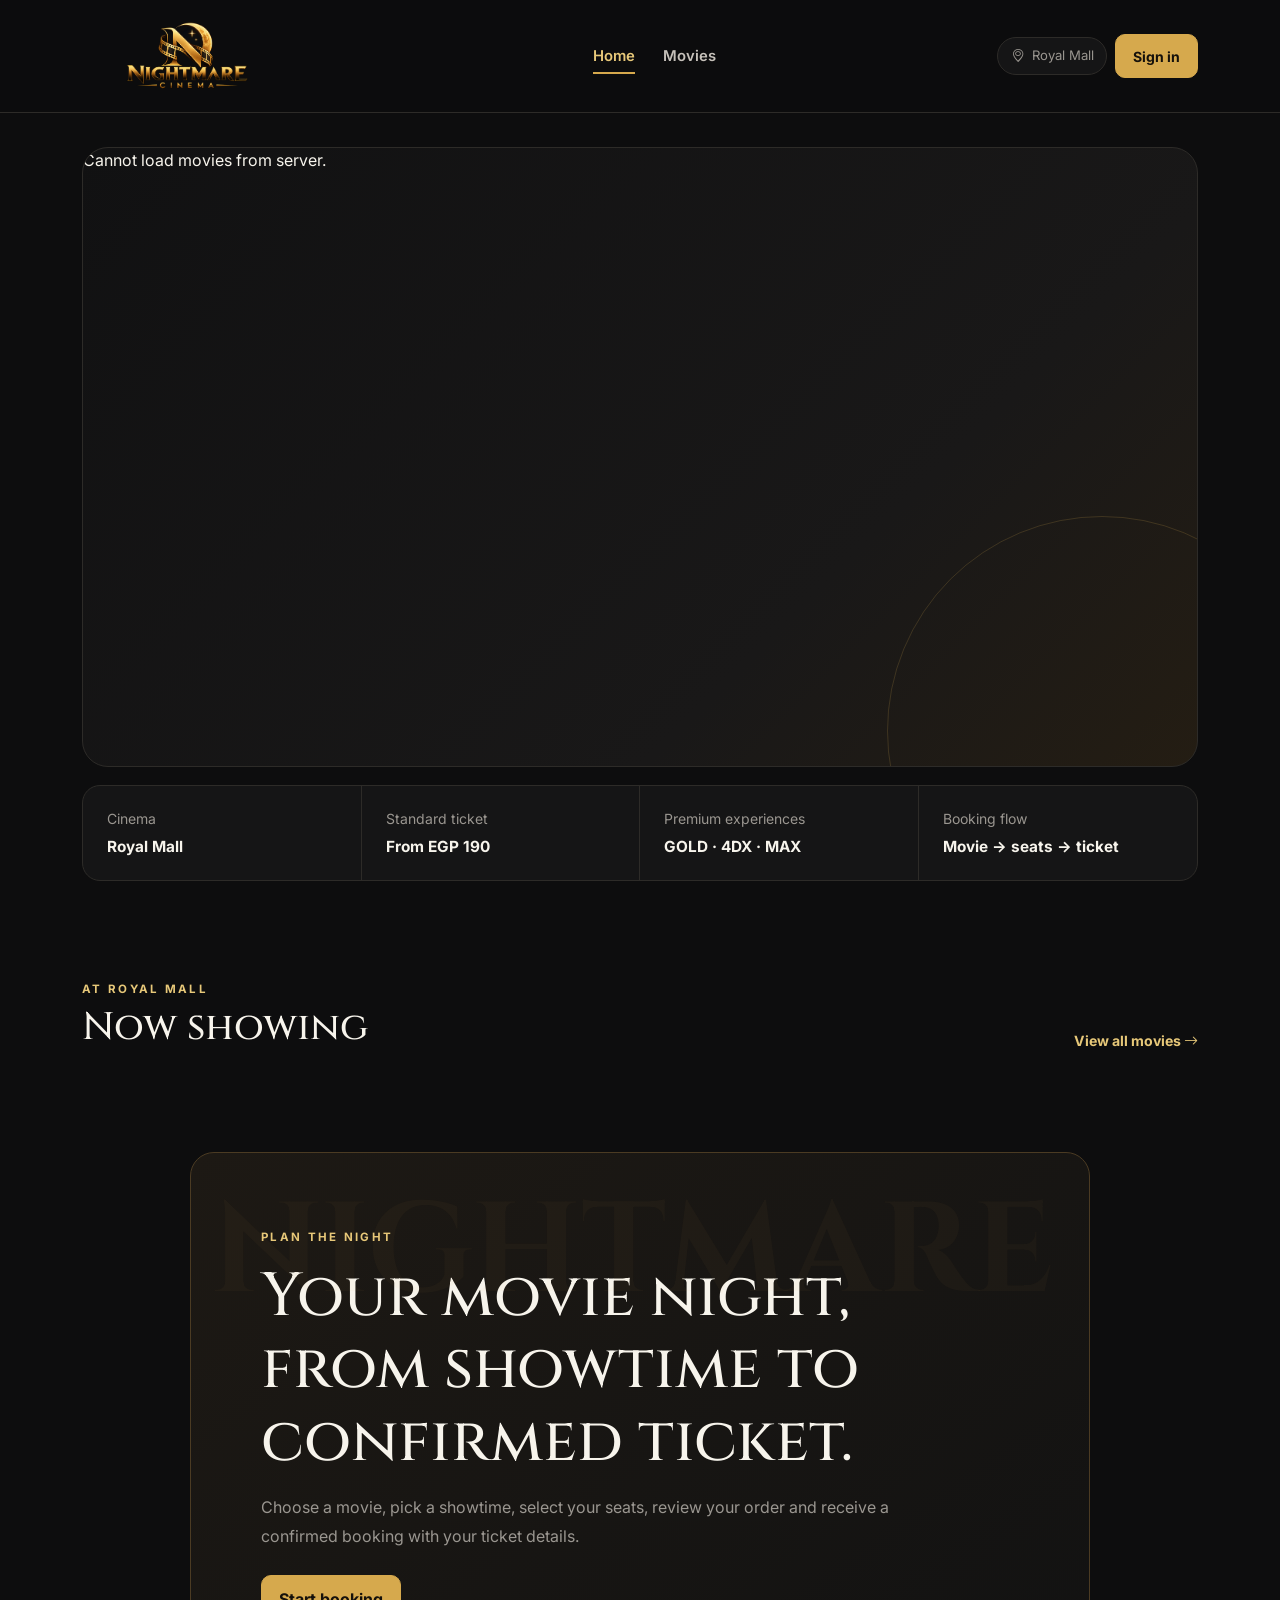
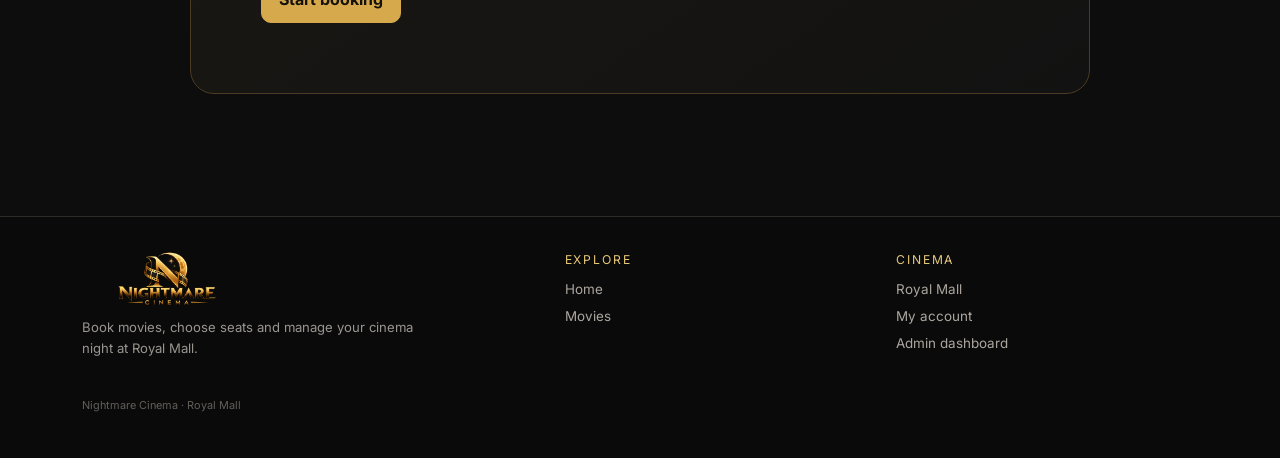
<file: index.html>
<!DOCTYPE html>
<html lang="en">
 <head>
  <meta charset="utf-8"/>
  <meta content="width=device-width, initial-scale=1" name="viewport"/>
  <title>
   Nightmare Cinema
  </title>
  <link href="https://cdn.jsdelivr.net/npm/bootstrap@5.3.8/dist/css/bootstrap.min.css" rel="stylesheet"/>
  <link href="https://cdn.jsdelivr.net/npm/bootstrap-icons@1.11.3/font/bootstrap-icons.min.css" rel="stylesheet"/>
  <link href="css/style.css" rel="stylesheet"/>
 </head>
 <body>
  <nav class="navbar navbar-expand-lg nc-navbar sticky-top">
   <div class="container">
    <a class="navbar-brand" href="index.html">
     <img alt="Nightmare Cinema" class="brand-image" src="assets/brand/nightmare-logo.png"/>
    </a>
    <button class="navbar-toggler border-0 text-white" data-bs-target="#mainNav" data-bs-toggle="collapse">
     <i class="bi bi-list fs-2">
     </i>
    </button>
    <div class="collapse navbar-collapse" id="mainNav">
     <ul class="navbar-nav mx-auto">
      <li class="nav-item">
       <a class="nav-link active" href="index.html">
        Home
       </a>
      </li>
      <li class="nav-item">
       <a class="nav-link" href="movies.html">
        Movies
       </a>
      </li>
     </ul>
     <div class="d-flex align-items-center gap-2">
      <span class="location-mini">
       <i class="bi bi-geo-alt me-1">
       </i>
       Royal Mall
      </span>
      <a class="btn btn-gold btn-sm" href="auth.html">
       Sign in
      </a>
     </div>
    </div>
   </div>
  </nav>
  <main>
   <section class="home-hero">
    <div class="container">
     <div class="hero-shell" id="featuredMovie">
     </div>
     <div class="quick-strip">
      <div class="quick-item">
       <small>
        Cinema
       </small>
       <strong>
        Royal Mall
       </strong>
      </div>
      <div class="quick-item">
       <small>
        Standard ticket
       </small>
       <strong>
        From EGP 190
       </strong>
      </div>
      <div class="quick-item">
       <small>
        Premium experiences
       </small>
       <strong>
        GOLD · 4DX · MAX
       </strong>
      </div>
      <div class="quick-item">
       <small>
        Booking flow
       </small>
       <strong>
        Movie → seats → ticket
       </strong>
      </div>
     </div>
    </div>
   </section>
   <section class="section-space">
    <div class="container">
     <div class="section-title-row">
      <div>
       <span class="eyebrow">
        At Royal Mall
       </span>
       <h2>
        Now showing
       </h2>
      </div>
      <a class="text-link" href="movies.html">
       View all movies
       <i class="bi bi-arrow-right">
       </i>
      </a>
     </div>
     <div class="movie-grid" id="homeMovies">
     </div>
    </div>
   </section>
   <section class="section-space pt-0">
    <div class="container">
     <div class="empty-card text-start">
      <span class="eyebrow">
       Plan the night
      </span>
      <h2 style="margin-left:0;max-width:650px">
       Your movie night, from showtime to confirmed ticket.
      </h2>
      <p style="margin-left:0">
       Choose a movie, pick a showtime, select your seats, review your order and receive a confirmed booking with your ticket details.
      </p>
      <a class="btn btn-gold" href="movies.html">
       Start booking
      </a>
     </div>
    </div>
   </section>
  </main>
  <footer class="site-footer">
   <div class="container">
    <div class="footer-grid">
     <div class="footer-brand">
      <img alt="Nightmare Cinema" src="assets/brand/nightmare-logo.png"/>
      <p>
       Book movies, choose seats and manage your cinema night at Royal Mall.
      </p>
     </div>
     <div>
      <div class="footer-title">
       Explore
      </div>
      <div class="footer-links">
       <a href="index.html">
        Home
       </a>
       <a href="movies.html">
        Movies
       </a>
      </div>
     </div>
     <div>
      <div class="footer-title">
       Cinema
      </div>
      <div class="footer-links">
       <a href="movies.html">
        Royal Mall
       </a>
       <a href="auth.html">
        My account
       </a>
       <a href="admin.html">
        Admin dashboard
       </a>
      </div>
     </div>
    </div>
    <div class="source-note">
     Nightmare Cinema · Royal Mall
    </div>
   </div>
  </footer>
  <script src="https://cdn.jsdelivr.net/npm/bootstrap@5.3.8/dist/js/bootstrap.bundle.min.js">
  </script>
  <script src="js/common.js"></script>
  <script src="js/movies.js"></script>
 </body>
</html>
</file>
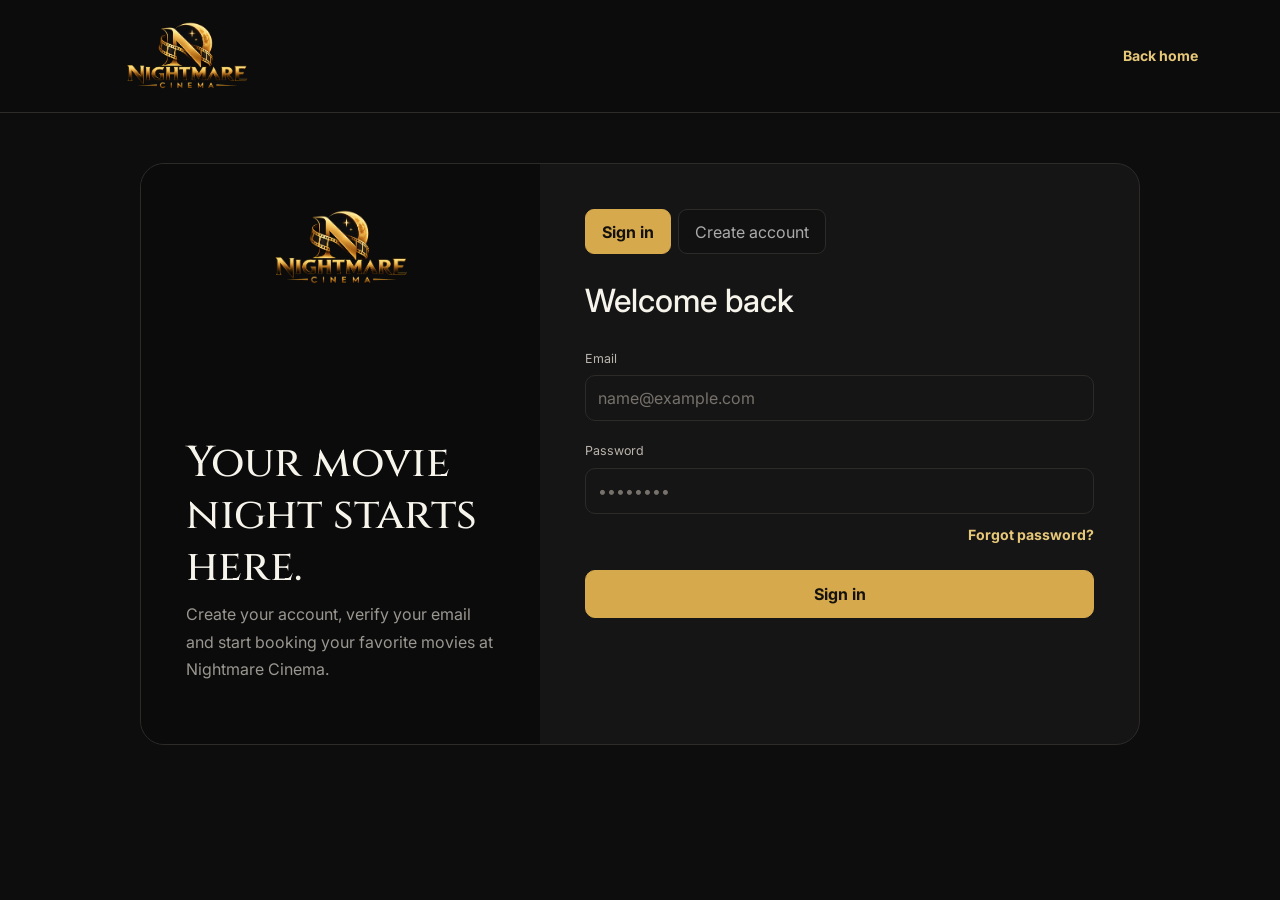
<file: auth.html>
<!DOCTYPE html>
<html lang="en">
 <head>
  <meta charset="utf-8"/>
  <meta content="width=device-width, initial-scale=1" name="viewport"/>
  <title>
   Account — Nightmare Cinema
  </title>
  <link href="https://cdn.jsdelivr.net/npm/bootstrap@5.3.8/dist/css/bootstrap.min.css" rel="stylesheet"/>
  <link href="css/style.css" rel="stylesheet"/>
 </head>
 <body>
  <nav class="navbar nc-navbar">
   <div class="container">
    <a class="navbar-brand" href="index.html">
     <img alt="Nightmare Cinema" class="brand-image" src="assets/brand/nightmare-logo.png"/>
    </a>
    <a class="text-link" href="index.html">
     Back home
    </a>
   </div>
  </nav>
  <main class="container">
   <div class="auth-shell">
    <section class="auth-brand">
     <img alt="Nightmare Cinema" src="assets/brand/nightmare-logo.png"/>
     <div>
      <h1>
       Your movie night starts here.
      </h1>
      <p>
       Create your account, verify your email and start booking your favorite movies at Nightmare Cinema.
      </p>
     </div>
    </section>
    <section class="auth-form-side">
     <div class="auth-tabs">
      <button class="auth-tab active" data-auth-tab="login">
       Sign in
      </button>
      <button class="auth-tab" data-auth-tab="register">
       Create account
      </button>
     </div>
     <div id="loginPanel">
      <h2 class="mb-4">
       Welcome back
      </h2>
      <form id="loginForm">
       <div class="mb-3">
        <label class="nc-label">
         Email
        </label>
        <input class="form-control nc-form-control" id="loginEmail" placeholder="name@example.com" required="" type="email"/>
       </div>
       <div class="mb-2">
        <label class="nc-label">
         Password
        </label>
        <input class="form-control nc-form-control" id="loginPassword" placeholder="••••••••" required="" type="password"/>
       </div>
       <div class="text-end mb-4">
        <a class="text-link small" href="forgot-password.html">
         Forgot password?
        </a>
       </div>
       <button class="btn btn-gold w-100" type="submit">
        Sign in
       </button>
       <p class="mt-3" id="loginMessage">
       </p>
      </form>
     </div>
     <div class="d-none" id="registerPanel">
      <h2 class="mb-4">
       Create account
      </h2>
      <form id="registerForm">
       <div class="mb-3">
        <label class="nc-label">
         Name
        </label>
        <input class="form-control nc-form-control" id="registerName" required="" type="text"/>
       </div>
       <div class="mb-3">
        <label class="nc-label">
         Email
        </label>
        <input class="form-control nc-form-control" id="registerEmail" required="" type="email"/>
       </div>
       <div class="mb-3">
        <label class="nc-label">
         Password
        </label>
        <input
        class="form-control nc-form-control"
        id="registerPassword"
        required
        minlength="6"
        type="password"
        /> 
      </div>
       <button class="btn btn-gold w-100" type="submit">
        Register
       </button>
       <p class="mt-3" id="registerMessage">
       </p>
      </form>
     </div>
    </section>
   </div>
  </main>
  <script src="js/common.js"></script>
  <script src="js/auth.js"></script>
 </body>
</html>
</file>
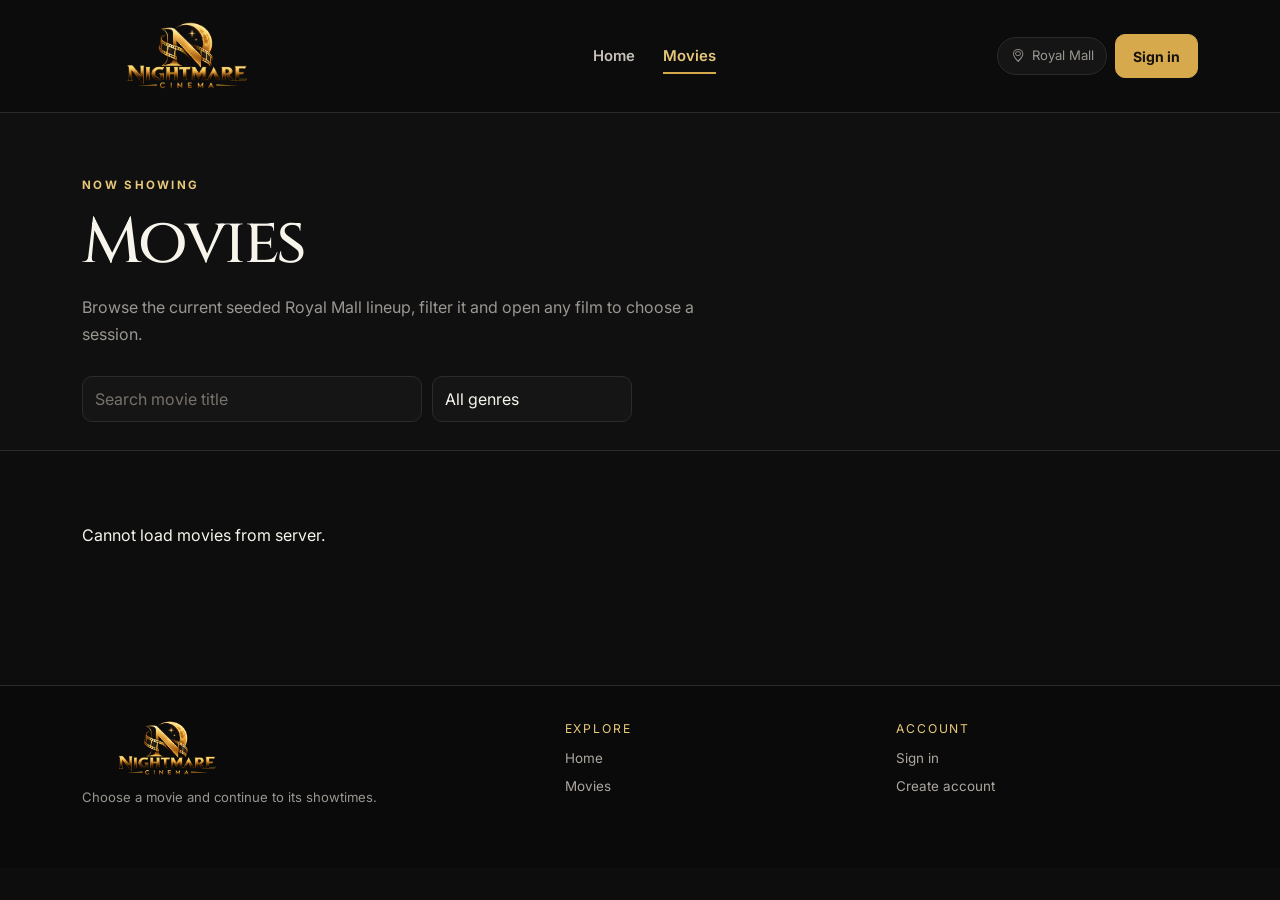
<file: booking.html>
<!DOCTYPE html>
<html lang="en">
 <head>
  <meta charset="utf-8"/>
  <meta content="width=device-width, initial-scale=1" name="viewport"/>
  <title>
   Select Seats — Nightmare Cinema
  </title>
  <link href="https://cdn.jsdelivr.net/npm/bootstrap@5.3.8/dist/css/bootstrap.min.css" rel="stylesheet"/>
  <link href="https://cdn.jsdelivr.net/npm/bootstrap-icons@1.11.3/font/bootstrap-icons.min.css" rel="stylesheet"/>
  <link href="css/style.css" rel="stylesheet"/>
 </head>
 <body>
  <nav class="navbar nc-navbar">
   <div class="container">
    <a class="navbar-brand" href="index.html">
     <img alt="Nightmare Cinema" class="brand-image" src="assets/brand/nightmare-logo.png"/>
    </a>
    <a class="text-link" href="movies.html">
     <i class="bi bi-arrow-left me-1">
     </i>
     Change movie
    </a>
   </div>
  </nav>
  <header class="booking-top">
   <div class="container">
    <div class="booking-top-grid">
     <img alt="Movie poster" class="booking-mini-poster" id="bookingPoster"/>
     <div>
      <span class="eyebrow">
       Step 2 of 4 · Seats
      </span>
      <h1 id="bookingMovie">
       Movie
      </h1>
      <p id="bookingMeta">
      </p>
     </div>
    </div>
   </div>
  </header>
  <main class="section-space">
   <div class="container booking-layout">
    <section class="seat-panel">
     <div class="screen">
      SCREEN
     </div>
     <div class="seat-map" id="seatMap">
     </div>
     <div class="legend-row">
      <span>
       <i class="legend-dot">
       </i>
       Available
      </span>
      <span>
       <i class="legend-dot selected">
       </i>
       Selected
      </span>
      <span>
       <i class="legend-dot occupied">
       </i>
       Occupied
      </span>
     </div>
    </section>
    <aside class="summary-panel">
     <span class="eyebrow">
      Your booking
     </span>
     <h3 id="summaryMovie">
     </h3>
     <div class="summary-row">
      <span>
       Cinema
      </span>
      <strong id="summaryCinema">
      </strong>
     </div>
     <div class="summary-row">
      <span>
       Experience
      </span>
      <strong id="summaryExperience">
      </strong>
     </div>
     <div class="summary-row">
      <span>
       Date
      </span>
      <strong id="summaryDate">
      </strong>
     </div>
     <div class="summary-row">
      <span>
       Time
      </span>
      <strong id="summaryTime">
      </strong>
     </div>
     <div class="summary-row">
      <span>
       Seats
      </span>
      <strong id="selectedSeats">
       None
      </strong>
     </div>
     <div class="summary-total">
      <div>
       <small id="ticketCount">
        0 tickets
       </small>
       <div id="summaryPrice">
       </div>
      </div>
      <strong id="seatTotal">
       EGP 0
      </strong>
     </div>
     <button class="btn btn-gold w-100 mt-4" disabled="" id="continueCheckout">
      Continue to checkout
     </button>
    </aside>
   </div>
  </main>
  <script src="https://cdn.jsdelivr.net/npm/bootstrap@5.3.8/dist/js/bootstrap.bundle.min.js">
  </script>
  <script src="js/common.js"></script>
  <script src="js/booking.js"></script>
 </body>
</html>
</file>
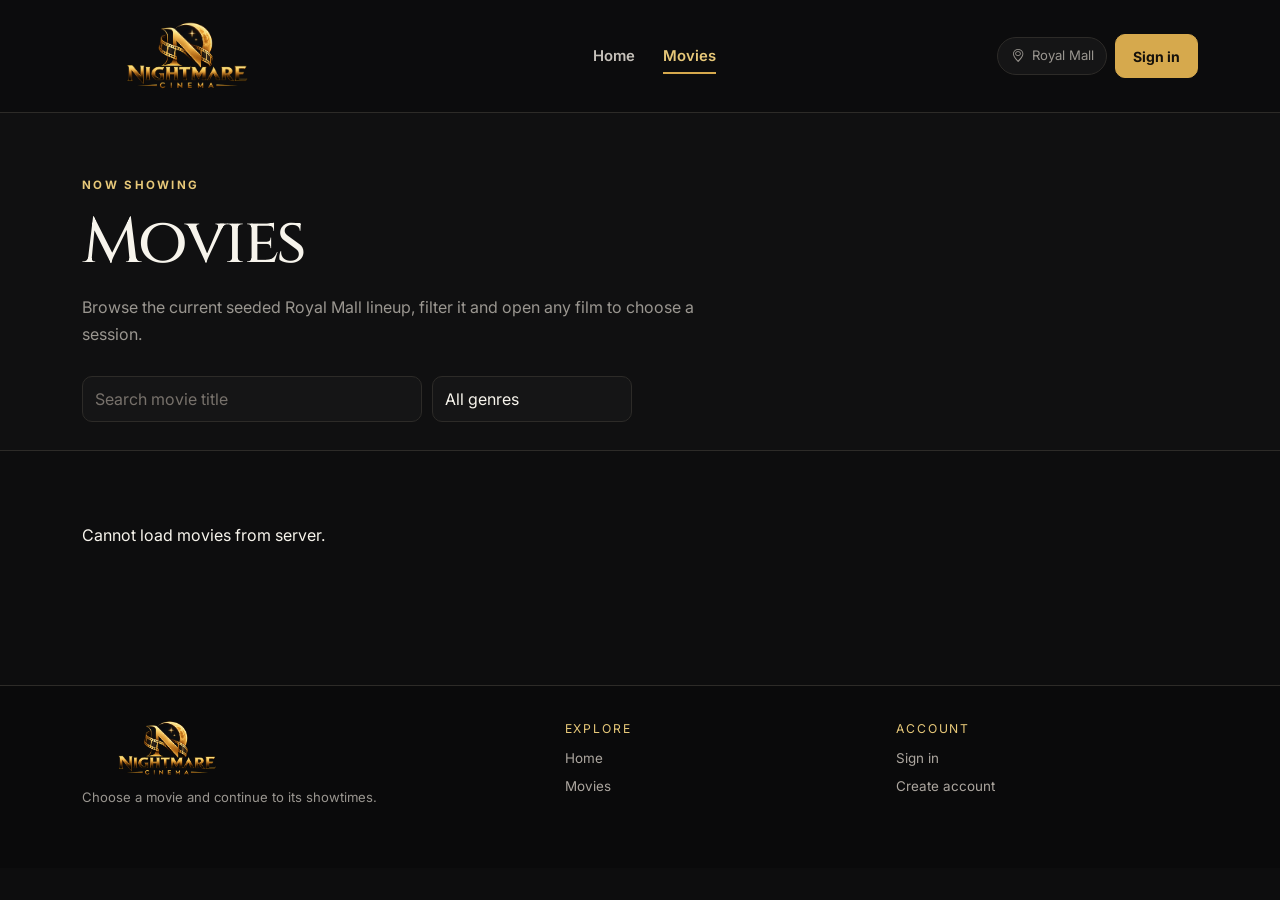
<file: checkout.html>
<!DOCTYPE html>
<html lang="en">
 <head>
  <meta charset="utf-8"/>
  <meta content="width=device-width, initial-scale=1" name="viewport"/>
  <title>
   Checkout — Nightmare Cinema
  </title>
  <link href="https://cdn.jsdelivr.net/npm/bootstrap@5.3.8/dist/css/bootstrap.min.css" rel="stylesheet"/>
  <link href="https://cdn.jsdelivr.net/npm/bootstrap-icons@1.11.3/font/bootstrap-icons.min.css" rel="stylesheet"/>
  <link href="css/style.css" rel="stylesheet"/>
 </head>
 <body>
  <nav class="navbar nc-navbar">
   <div class="container">
    <a class="navbar-brand" href="index.html">
     <img alt="Nightmare Cinema" class="brand-image" src="assets/brand/nightmare-logo.png"/>
    </a>
    <a class="text-link" href="booking.html">
     <i class="bi bi-arrow-left me-1">
     </i>
     Back to seats
    </a>
   </div>
  </nav>
  <header class="page-hero">
   <div class="container">
    <span class="eyebrow">
     Step 3 of 4
    </span>
    <h1>
     Checkout
    </h1>
    <p>
     Review your booking details and confirm your seats.
    </p>
   </div>
  </header>
  <main class="section-space">
   <div class="container checkout-grid">
    <section class="checkout-card">
     <h2>
      Your details
     </h2>
     <form id="checkoutForm">
      <div class="row g-3">
       <div class="col-md-6">
        <label class="nc-label">
         Full name
        </label>
        <input class="form-control nc-form-control" id="fullName" placeholder="Ahmed Mohamed" required=""/>
       </div>
       <div class="col-md-6">
        <label class="nc-label">
         Email
        </label>
        <input class="form-control nc-form-control" id="email" placeholder="name@example.com" required="" type="email"/>
       </div>
       <div class="col-md-6">
        <label class="nc-label">
         Phone
        </label>
        <input class="form-control nc-form-control" placeholder="01xxxxxxxxx" required=""/>
       </div>
       <div class="col-md-6">
        <label class="nc-label">
         Card number
        </label>
        <input class="form-control nc-form-control" placeholder="4242 4242 4242 4242"/>
       </div>
       <div class="col-md-6">
        <label class="nc-label">
         Expiry
        </label>
        <input class="form-control nc-form-control" placeholder="MM / YY"/>
       </div>
       <div class="col-md-6">
        <label class="nc-label">
         CVV
        </label>
        <input class="form-control nc-form-control" placeholder="123"/>
       </div>
       <div class="col-12 mt-4">
        <button class="btn btn-gold w-100" type="submit">
         Confirm booking
        </button>
        <p class="mt-3 mb-0 text-center" id="checkoutMessage">
        </p>
       </div>
      </div>
     </form>
    </section>
    <aside class="summary-panel order-card">
     <span class="eyebrow">
      Order summary
     </span>
     <div class="order-movie mt-3">
      <img alt="Movie poster" id="checkoutPoster"/>
      <div>
       <h3 id="checkoutMovie">
       </h3>
       <p id="checkoutCinema">
       </p>
       <p id="checkoutSession">
       </p>
       <p>
        <span id="checkoutExperience">
        </span>
        · Seats
        <span id="checkoutSeats">
        </span>
       </p>
      </div>
     </div>
     <div class="mt-4">
      <div class="d-flex justify-content-between mb-2">
       <span class="text-secondary">
        Subtotal
       </span>
       <strong id="checkoutSubtotal">
       </strong>
      </div>
     </div>
     <div class="summary-total">
      <div>
       <small>
        Total
       </small>
       <div>
        Royal Mall
       </div>
      </div>
      <strong id="checkoutTotal">
      </strong>
     </div>
    </aside>
   </div>
  </main>
  <script src="https://cdn.jsdelivr.net/npm/bootstrap@5.3.8/dist/js/bootstrap.bundle.min.js">
  </script>
  <script src="js/common.js"></script>
  <script src="js/booking.js"></script>
 </body>
</html>
</file>
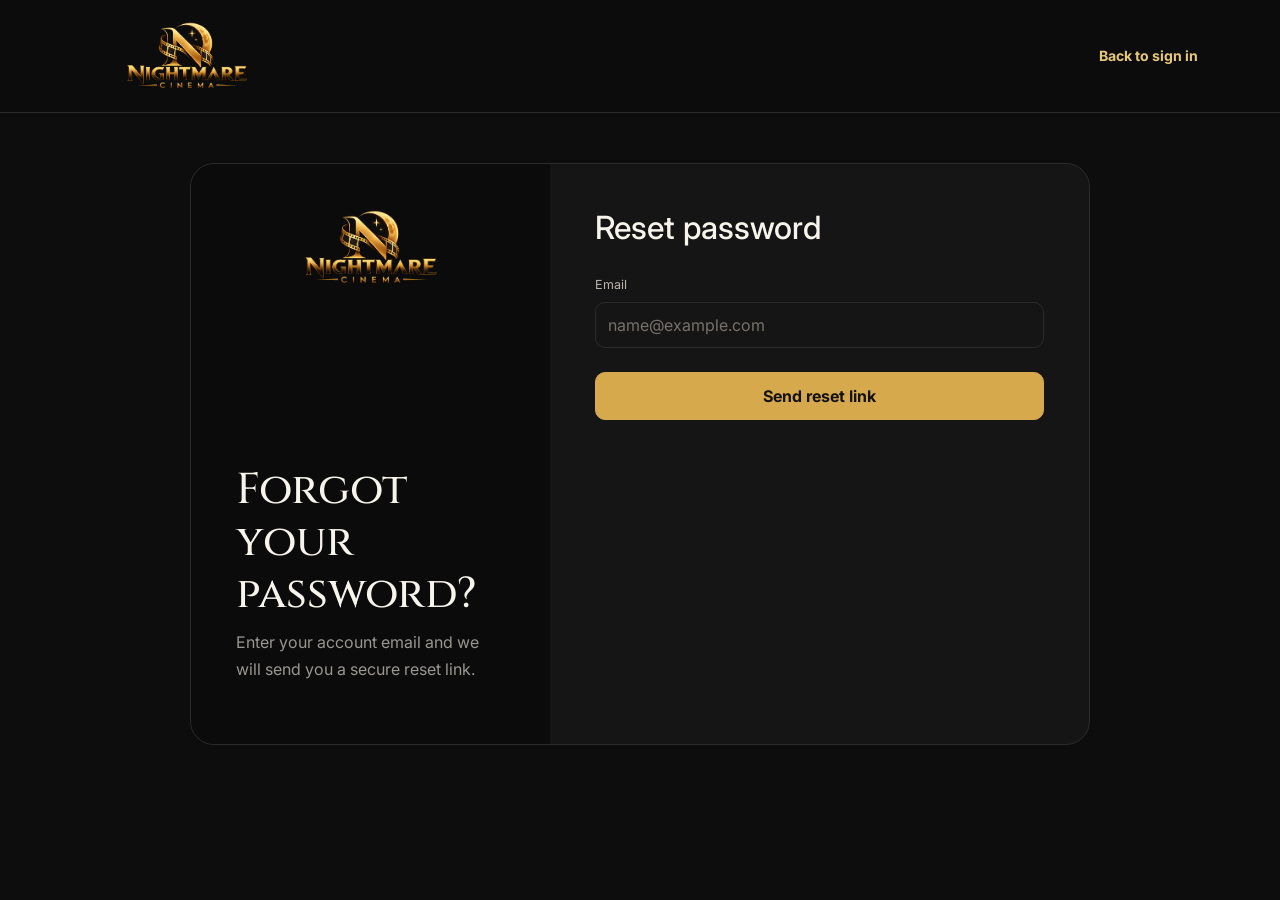
<file: forgot-password.html>
<!DOCTYPE html>
<html lang="en">
 <head>
  <meta charset="utf-8"/>
  <meta content="width=device-width, initial-scale=1" name="viewport"/>
  <title>
   Forgot Password — Nightmare Cinema
  </title>
  <link href="https://cdn.jsdelivr.net/npm/bootstrap@5.3.8/dist/css/bootstrap.min.css" rel="stylesheet"/>
  <link href="css/style.css" rel="stylesheet"/>
 </head>
 <body>
  <nav class="navbar nc-navbar">
   <div class="container">
    <a class="navbar-brand" href="index.html">
     <img alt="Nightmare Cinema" class="brand-image" src="assets/brand/nightmare-logo.png"/>
    </a>
    <a class="text-link" href="auth.html">
     Back to sign in
    </a>
   </div>
  </nav>
  <main class="container">
   <div class="auth-shell" style="max-width:900px;">
    <section class="auth-brand">
     <img alt="Nightmare Cinema" src="assets/brand/nightmare-logo.png"/>
     <div>
      <h1>
       Forgot your password?
      </h1>
      <p>
       Enter your account email and we will send you a secure reset link.
      </p>
     </div>
    </section>
    <section class="auth-form-side">
     <h2 class="mb-4">
      Reset password
     </h2>
     <form id="forgotPasswordForm">
      <div class="mb-4">
       <label class="nc-label">
        Email
       </label>
       <input class="form-control nc-form-control" id="forgotEmail" placeholder="name@example.com" required="" type="email"/>
      </div>
      <button class="btn btn-gold w-100" type="submit">
       Send reset link
      </button>
      <p class="mt-3" id="forgotMessage">
      </p>
     </form>
    </section>
   </div>
  </main>
  <script src="js/password.js">
  </script>
 </body>
</html>
</file>
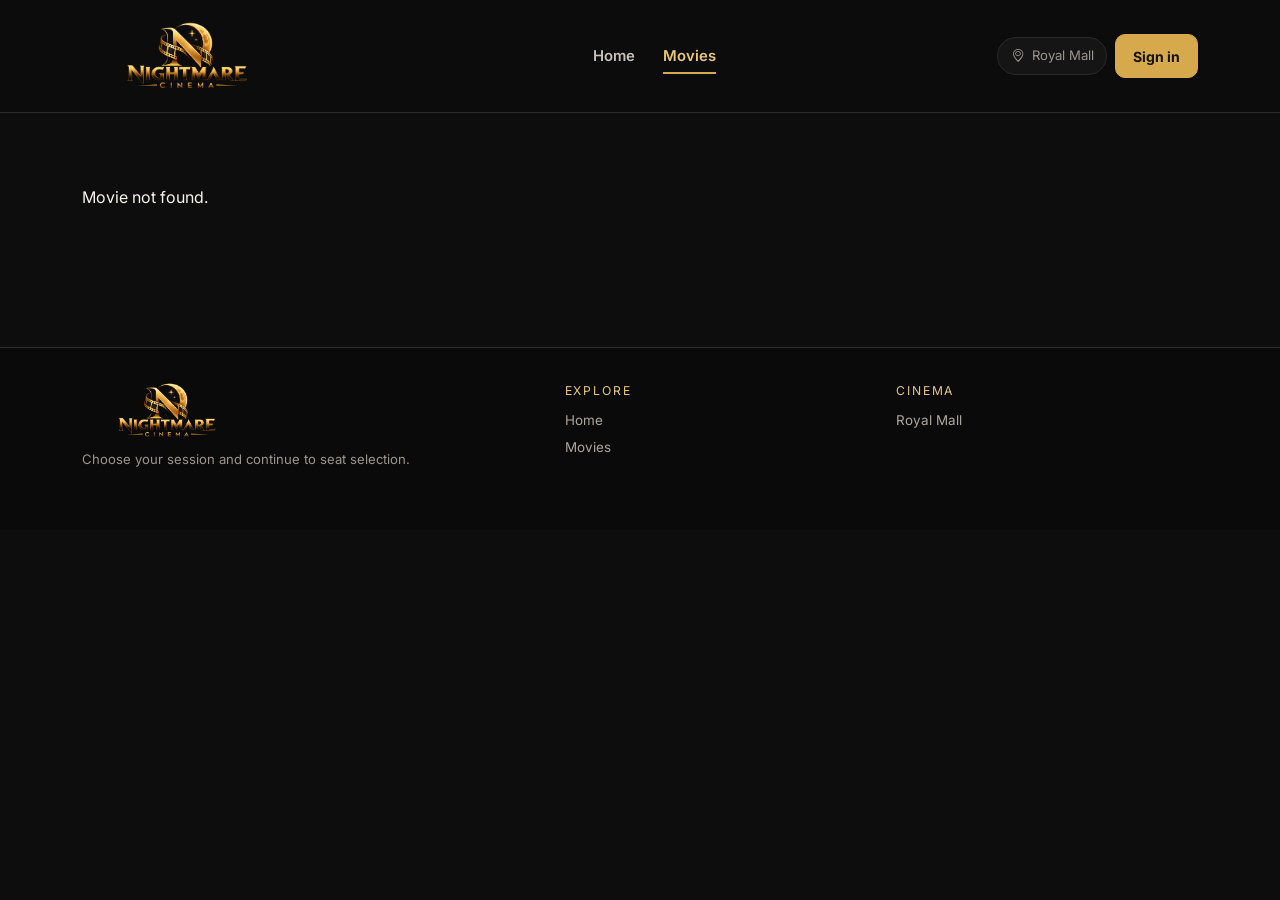
<file: movie.html>
<!DOCTYPE html>
<html lang="en">
 <head>
  <meta charset="utf-8"/>
  <meta content="width=device-width, initial-scale=1" name="viewport"/>
  <title>
   Movie — Nightmare Cinema
  </title>
  <link href="https://cdn.jsdelivr.net/npm/bootstrap@5.3.8/dist/css/bootstrap.min.css" rel="stylesheet"/>
  <link href="https://cdn.jsdelivr.net/npm/bootstrap-icons@1.11.3/font/bootstrap-icons.min.css" rel="stylesheet"/>
  <link href="css/style.css" rel="stylesheet"/>
 </head>
 <body>
  <nav class="navbar navbar-expand-lg nc-navbar sticky-top">
   <div class="container">
    <a class="navbar-brand" href="index.html">
     <img alt="Nightmare Cinema" class="brand-image" src="assets/brand/nightmare-logo.png"/>
    </a>
    <button class="navbar-toggler border-0 text-white" data-bs-target="#mainNav" data-bs-toggle="collapse">
     <i class="bi bi-list fs-2">
     </i>
    </button>
    <div class="collapse navbar-collapse" id="mainNav">
     <ul class="navbar-nav mx-auto">
      <li class="nav-item">
       <a class="nav-link" href="index.html">
        Home
       </a>
      </li>
      <li class="nav-item">
       <a class="nav-link active" href="movies.html">
        Movies
       </a>
      </li>
     </ul>
     <div class="d-flex align-items-center gap-2">
      <span class="location-mini">
       <i class="bi bi-geo-alt me-1">
       </i>
       Royal Mall
      </span>
      <a class="btn btn-gold btn-sm" href="auth.html">
       Sign in
      </a>
     </div>
    </div>
   </div>
  </nav>
  <main class="section-space">
   <div class="container">
    <div class="detail-shell" id="movieDetails">
    </div>
   </div>
  </main>
  <footer class="site-footer">
   <div class="container">
    <div class="footer-grid">
     <div class="footer-brand">
      <img alt="Nightmare Cinema" src="assets/brand/nightmare-logo.png"/>
      <p>
       Choose your session and continue to seat selection.
      </p>
     </div>
     <div>
      <div class="footer-title">
       Explore
      </div>
      <div class="footer-links">
       <a href="index.html">
        Home
       </a>
       <a href="movies.html">
        Movies
       </a>
      </div>
     </div>
     <div>
      <div class="footer-title">
       Cinema
      </div>
      <div class="footer-links">
       <a href="movies.html">
        Royal Mall
       </a>
      </div>
     </div>
    </div>
   </div>
  </footer>
  <script src="https://cdn.jsdelivr.net/npm/bootstrap@5.3.8/dist/js/bootstrap.bundle.min.js">
  </script>
  <script src="js/common.js"></script>
  <script src="js/movies.js"></script>
 </body>
</html>
</file>
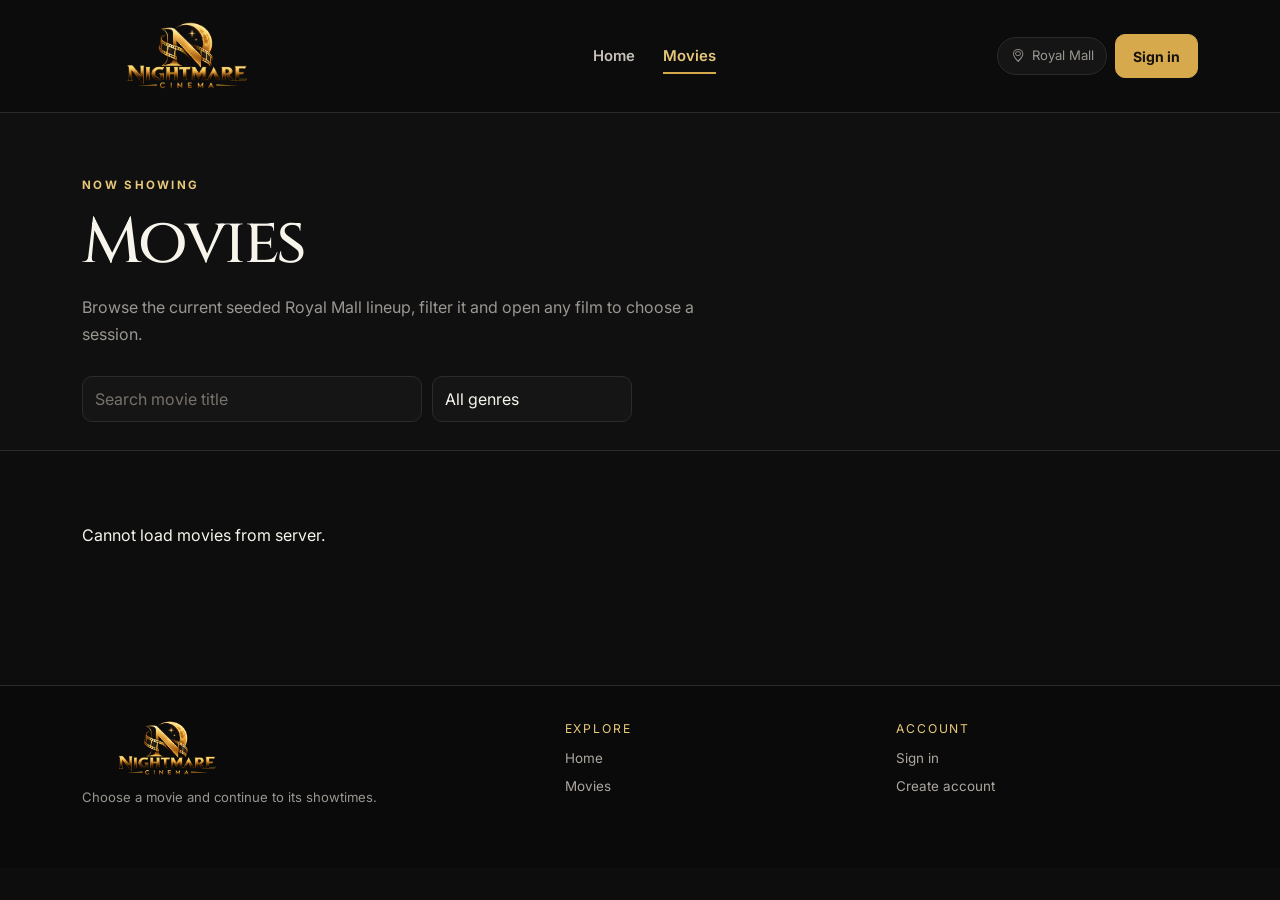
<file: movies.html>
<!DOCTYPE html>
<html lang="en">
 <head>
  <meta charset="utf-8"/>
  <meta content="width=device-width, initial-scale=1" name="viewport"/>
  <title>
   Movies — Nightmare Cinema
  </title>
  <link href="https://cdn.jsdelivr.net/npm/bootstrap@5.3.8/dist/css/bootstrap.min.css" rel="stylesheet"/>
  <link href="https://cdn.jsdelivr.net/npm/bootstrap-icons@1.11.3/font/bootstrap-icons.min.css" rel="stylesheet"/>
  <link href="css/style.css" rel="stylesheet"/>
 </head>
 <body>
  <nav class="navbar navbar-expand-lg nc-navbar sticky-top">
   <div class="container">
    <a class="navbar-brand" href="index.html">
     <img alt="Nightmare Cinema" class="brand-image" src="assets/brand/nightmare-logo.png"/>
    </a>
    <button class="navbar-toggler border-0 text-white" data-bs-target="#mainNav" data-bs-toggle="collapse">
     <i class="bi bi-list fs-2">
     </i>
    </button>
    <div class="collapse navbar-collapse" id="mainNav">
     <ul class="navbar-nav mx-auto">
      <li class="nav-item">
       <a class="nav-link" href="index.html">
        Home
       </a>
      </li>
      <li class="nav-item">
       <a class="nav-link active" href="movies.html">
        Movies
       </a>
      </li>
     </ul>
     <div class="d-flex align-items-center gap-2">
      <span class="location-mini">
       <i class="bi bi-geo-alt me-1">
       </i>
       Royal Mall
      </span>
      <a class="btn btn-gold btn-sm" href="auth.html">
       Sign in
      </a>
     </div>
    </div>
   </div>
  </nav>
  <header class="page-hero">
   <div class="container">
    <span class="eyebrow">
     Now showing
    </span>
    <h1>
     Movies
    </h1>
    <p>
     Browse the current seeded Royal Mall lineup, filter it and open any film to choose a session.
    </p>
    <div class="filter-bar">
     <input class="form-control nc-input" id="movieSearch" placeholder="Search movie title" style="max-width:340px"/>
     <select class="form-select nc-select" id="genreFilter" style="max-width:200px">
      <option value="">
       All genres
      </option>
      <option>
       Action
      </option>
      <option>
       Adventure
      </option>
      <option>
       Horror
      </option>
      <option>
       Thriller
      </option>
      <option>
       Sci-fi
      </option>
      <option>
       Comedy
      </option>
     </select>
    </div>
   </div>
  </header>
  <main class="section-space">
   <div class="container">
    <div class="movie-grid" id="moviesGrid">
    </div>
    <div class="empty-state d-none" id="movieEmpty">
     No movies match your search.
    </div>
   </div>
  </main>
  <footer class="site-footer">
   <div class="container">
    <div class="footer-grid">
     <div class="footer-brand">
      <img alt="Nightmare Cinema" src="assets/brand/nightmare-logo.png"/>
      <p>
       Choose a movie and continue to its showtimes.
      </p>
     </div>
     <div>
      <div class="footer-title">
       Explore
      </div>
      <div class="footer-links">
       <a href="index.html">
        Home
       </a>
       <a href="movies.html">
        Movies
       </a>
      </div>
     </div>
     <div>
      <div class="footer-title">
       Account
      </div>
      <div class="footer-links">
       <a href="auth.html">
        Sign in
       </a>
       <a href="auth.html">
        Create account
       </a>
      </div>
     </div>
    </div>
   </div>
  </footer>
  <script src="https://cdn.jsdelivr.net/npm/bootstrap@5.3.8/dist/js/bootstrap.bundle.min.js">
  </script>
  <script src="js/common.js"></script>
  <script src="js/movies.js"></script>
 </body>
</html>
</file>
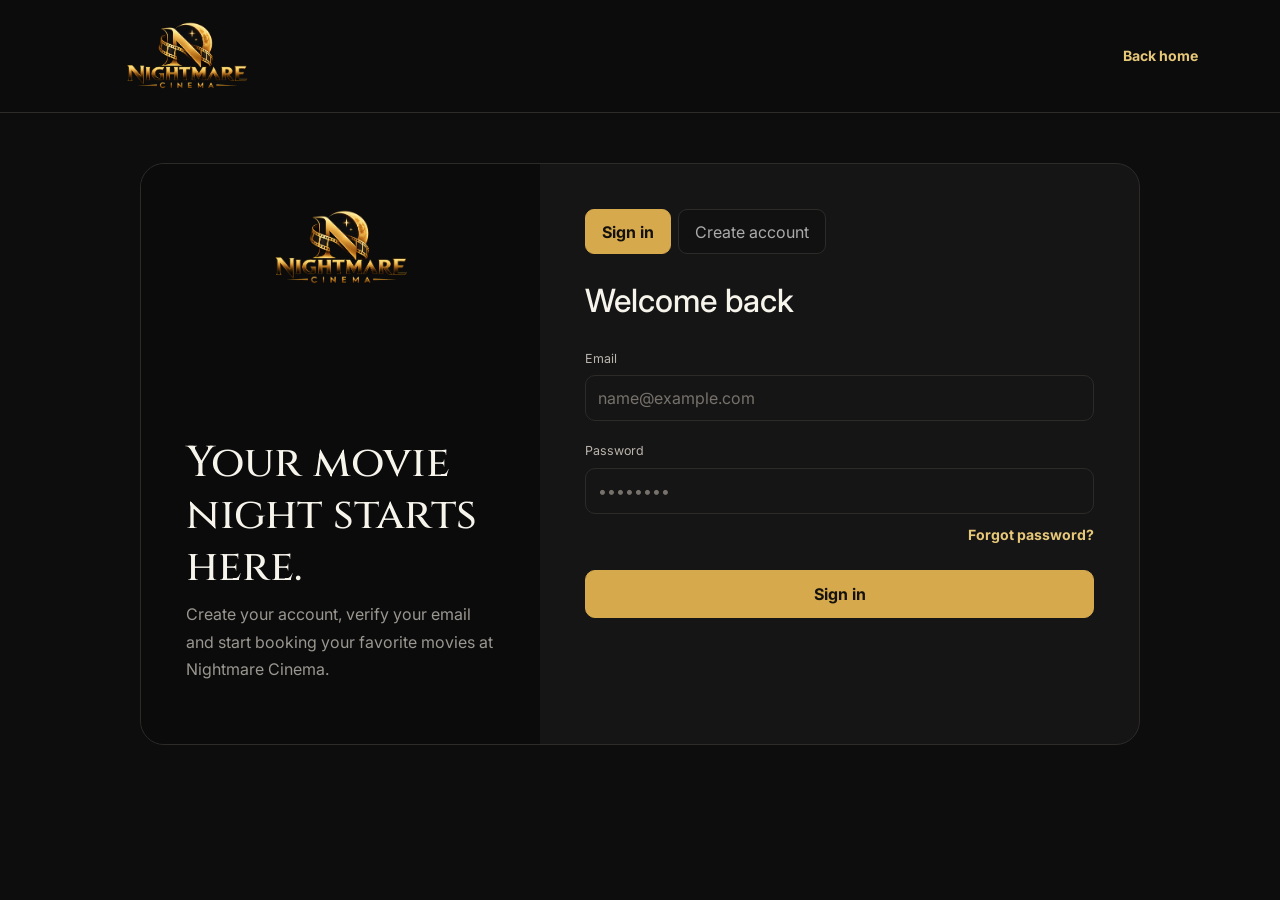
<file: my-bookings.html>
<!DOCTYPE html>
<html lang="en">
 <head>
  <meta charset="utf-8"/>
  <meta content="width=device-width, initial-scale=1" name="viewport"/>
  <title>
   My Bookings — Nightmare Cinema
  </title>
  <link href="https://cdn.jsdelivr.net/npm/bootstrap@5.3.8/dist/css/bootstrap.min.css" rel="stylesheet"/>
  <link href="https://cdn.jsdelivr.net/npm/bootstrap-icons@1.11.3/font/bootstrap-icons.min.css" rel="stylesheet"/>
  <link href="css/style.css" rel="stylesheet"/>
 </head>
 <body>
  <nav class="navbar navbar-expand-lg nc-navbar sticky-top">
   <div class="container">
    <a class="navbar-brand" href="index.html">
     <img alt="Nightmare Cinema" class="brand-image" src="assets/brand/nightmare-logo.png"/>
    </a>
    <button class="navbar-toggler border-0 text-white" data-bs-target="#mainNav" data-bs-toggle="collapse">
     <i class="bi bi-list fs-2">
     </i>
    </button>
    <div class="collapse navbar-collapse" id="mainNav">
     <ul class="navbar-nav mx-auto">
      <li class="nav-item">
       <a class="nav-link" href="index.html">
        Home
       </a>
      </li>
      <li class="nav-item">
       <a class="nav-link" href="movies.html">
        Movies
       </a>
      </li>
     </ul>
     <div class="d-flex align-items-center gap-2">
      <span class="location-mini">
       <i class="bi bi-geo-alt me-1">
       </i>
       Royal Mall
      </span>
      <a class="btn btn-gold btn-sm" href="auth.html">
       Sign in
      </a>
     </div>
    </div>
   </div>
  </nav>
  <header class="page-hero">
   <div class="container">
    <span class="eyebrow">
     Your tickets
    </span>
    <h1>
     My Bookings
    </h1>
    <p>
     View your confirmed and cancelled Nightmare Cinema bookings.
    </p>
   </div>
  </header>
  <main class="section-space">
   <div class="container" id="myBookings">
    <p>
     Loading bookings...
    </p>
   </div>
  </main>
  <footer class="site-footer">
   <div class="container">
    <div class="footer-grid">
     <div class="footer-brand">
      <img alt="Nightmare Cinema" src="assets/brand/nightmare-logo.png"/>
      <p>
       Your movie bookings at Royal Mall.
      </p>
     </div>
     <div>
      <div class="footer-title">
       Explore
      </div>
      <div class="footer-links">
       <a href="index.html">
        Home
       </a>
       <a href="movies.html">
        Movies
       </a>
      </div>
     </div>
     <div>
      <div class="footer-title">
       Cinema
      </div>
      <div class="footer-links">
       <a href="movies.html">
        Royal Mall
       </a>
      </div>
     </div>
    </div>
   </div>
  </footer>
  <script src="https://cdn.jsdelivr.net/npm/bootstrap@5.3.8/dist/js/bootstrap.bundle.min.js">
  </script>
  <script src="js/common.js"></script>
  <script src="js/booking.js"></script>
 </body>
</html>
</file>
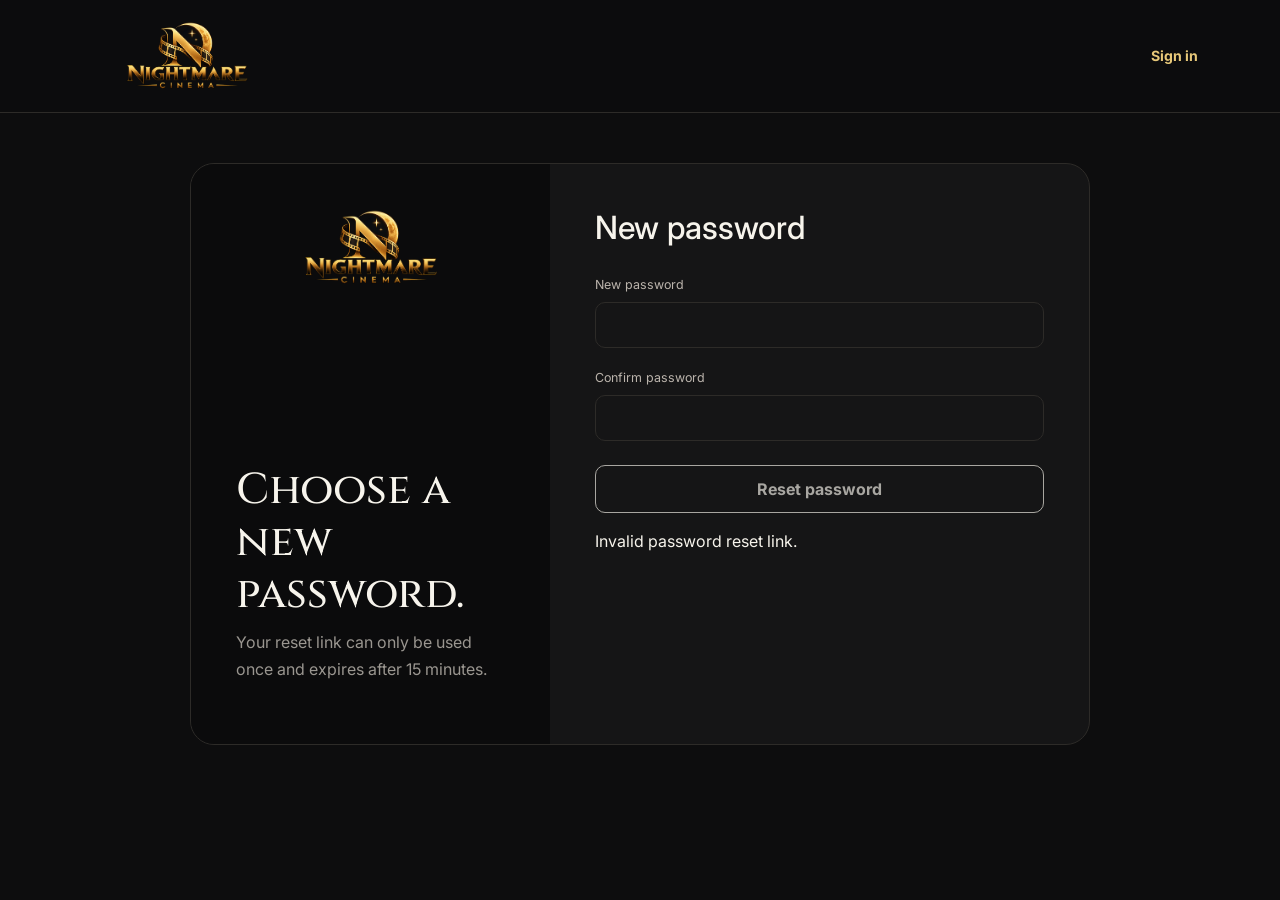
<file: reset-password.html>
<!DOCTYPE html>
<html lang="en">
 <head>
  <meta charset="utf-8"/>
  <meta content="width=device-width, initial-scale=1" name="viewport"/>
  <title>
   Reset Password — Nightmare Cinema
  </title>
  <link href="https://cdn.jsdelivr.net/npm/bootstrap@5.3.8/dist/css/bootstrap.min.css" rel="stylesheet"/>
  <link href="css/style.css" rel="stylesheet"/>
 </head>
 <body>
  <nav class="navbar nc-navbar">
   <div class="container">
    <a class="navbar-brand" href="index.html">
     <img alt="Nightmare Cinema" class="brand-image" src="assets/brand/nightmare-logo.png"/>
    </a>
    <a class="text-link" href="auth.html">
     Sign in
    </a>
   </div>
  </nav>
  <main class="container">
   <div class="auth-shell" style="max-width:900px;">
    <section class="auth-brand">
     <img alt="Nightmare Cinema" src="assets/brand/nightmare-logo.png"/>
     <div>
      <h1>
       Choose a new password.
      </h1>
      <p>
       Your reset link can only be used once and expires after 15 minutes.
      </p>
     </div>
    </section>
    <section class="auth-form-side">
     <h2 class="mb-4">
      New password
     </h2>
     <form id="resetPasswordForm">
      <div class="mb-3">
       <label class="nc-label">
        New password
       </label>
       <input class="form-control nc-form-control" id="newPassword" minlength="6" required="" type="password"/>
      </div>
      <div class="mb-4">
       <label class="nc-label">
        Confirm password
       </label>
       <input class="form-control nc-form-control" id="confirmPassword" minlength="6" required="" type="password"/>
      </div>
      <button class="btn btn-gold w-100" id="resetPasswordButton" type="submit">
       Reset password
      </button>
      <p class="mt-3" id="resetMessage">
      </p>
     </form>
    </section>
   </div>
  </main>
  <script src="js/password.js">
  </script>
 </body>
</html>
</file>
<file: css/style.css>
@import url('https://fonts.googleapis.com/css2?family=Cinzel:wght@600;700&family=Inter:wght@400;500;600;700;800&display=swap');
:root {
  --bg:#0d0d0e;
  --surface:#151516;
  --surface-2:#1c1c1e;
  --surface-3:#242427;
  --text:#f7f4ec;
  --muted:#9a9690;
  --line:#2d2b28;
  --gold:#d6a94d;
  --gold-soft:#e7c879;
  --gold-dark:#8f692d;
  --danger:#a43b36;
  --success:#4c9664;
  --radius:18px;
}

* {
  box-sizing:border-box
}

html {
  scroll-behavior:smooth
}

body {
  margin:0;
  min-height:100vh;
  background:var(--bg);
  color:var(--text);
  font-family:"Inter",system-ui,-apple-system,"Segoe UI",sans-serif;
}

a {
  text-decoration:none;
  color:inherit
}

img {
  max-width:100%;
  display:block
}

button,input,select {
  font:inherit
}

.nc-navbar {
  background:rgba(13,13,14,.96);
  border-bottom:1px solid var(--line);
  backdrop-filter:blur(14px);
}

.nc-navbar .container {
  min-height:96px
}

.navbar-brand {
  display:flex;
  align-items:center;
  padding:0;
  margin-right:1.25rem
}

.brand-image {
  width:210px;
  height:auto;
  object-fit:contain
}

.nc-navbar .nav-link {
  color:#c6c1ba!important;
  font-size:.93rem;
  font-weight:600;
  padding:.65rem .9rem!important;
  position:relative
}

.nc-navbar .nav-link:hover,.nc-navbar .nav-link.active {
  color:var(--gold-soft)!important
}

.nc-navbar .nav-link.active:after {
  content:"";
  height:2px;
  background:var(--gold);
  position:absolute;
  left:.9rem;
  right:.9rem;
  bottom:.25rem
}

.location-mini {
  font-size:.82rem;
  color:var(--muted);
  border:1px solid var(--line);
  border-radius:999px;
  padding:.5rem .8rem;
  background:var(--surface)
}

.btn-gold,.btn-outline-light-custom,.btn-dark-soft {
  border-radius:10px;
  min-height:42px;
  padding:.68rem 1.05rem;
  font-weight:700;
  transition:.16s ease;
}

.btn-gold {
  background:var(--gold);
  border:1px solid var(--gold);
  color:#15110b
}

.btn-gold:hover {
  background:var(--gold-soft);
  border-color:var(--gold-soft);
  color:#15110b;
  transform:translateY(-1px)
}

.btn-outline-light-custom {
  border:1px solid #55514b;
  background:transparent;
  color:var(--text)
}

.btn-outline-light-custom:hover {
  border-color:var(--gold);
  color:var(--gold-soft)
}

.btn-dark-soft {
  background:var(--surface-2);
  border:1px solid var(--line);
  color:var(--text)
}

.btn-dark-soft:hover {
  border-color:#5d564b;
  color:var(--gold-soft)
}

.eyebrow {
  display:inline-block;
  text-transform:uppercase;
  letter-spacing:.2em;
  font-size:.72rem;
  color:var(--gold-soft);
  font-weight:700
}

.section-space {
  padding:72px 0
}

.section-title-row {
  display:flex;
  align-items:flex-end;
  justify-content:space-between;
  gap:20px;
  margin-bottom:28px
}

.section-title-row.compact {
  align-items:center;
  margin-bottom:18px
}

.section-title-row h2 {
  font-family:"Cinzel",serif;
  font-size:clamp(1.8rem,3vw,2.6rem);
  margin:.4rem 0 0
}

.text-link {
  color:var(--gold-soft);
  font-weight:700;
  font-size:.88rem
}

.text-link:hover {
  color:#fff
}

.home-hero {
  padding:34px 0 22px
}

.hero-shell {
  min-height:620px;
  border:1px solid var(--line);
  border-radius:26px;
  background:linear-gradient(135deg,#111112 0%,#191818 68%,#241d13 100%);
  display:grid;
  grid-template-columns:1.1fr .9fr;
  overflow:hidden;
  position:relative
}

.hero-shell:before {
  content:"";
  position:absolute;
  inset:auto -120px -180px auto;
  width:430px;
  height:430px;
  border:1px solid rgba(214,169,77,.18);
  border-radius:50%
}

.hero-content {
  padding:72px 70px;
  display:flex;
  flex-direction:column;
  justify-content:center;
  position:relative;
  z-index:2
}

.hero-content h1 {
  font-family:"Cinzel",serif;
  font-size:clamp(3rem,6vw,6.5rem);
  line-height:.94;
  margin:18px 0 20px;
  max-width:750px;
  letter-spacing:-.04em
}

.hero-content p {
  color:#bab4ad;
  max-width:650px;
  line-height:1.8;
  font-size:1rem;
  margin:0 0 28px
}

.hero-meta {
  display:flex;
  flex-wrap:wrap;
  gap:8px;
  margin-bottom:10px
}

.hero-meta span {
  border:1px solid var(--line);
  padding:.35rem .65rem;
  border-radius:999px;
  color:#d7d0c8;
  font-size:.78rem
}

.hero-poster-wrap {
  position:relative;
  display:flex;
  align-items:flex-end;
  justify-content:center;
  padding:35px 42px 0;
  overflow:hidden
}

.hero-poster-wrap:before {
  content:"";
  position:absolute;
  width:310px;
  height:310px;
  background:var(--gold);
  border-radius:50%;
  filter:blur(0);
  opacity:.13;
  top:90px;
  right:45px
}

.hero-poster {
  width:min(360px,78%);
  aspect-ratio:2/3;
  object-fit:cover;
  border-radius:18px 18px 0 0;
  box-shadow:0 25px 90px rgba(0,0,0,.65);
  position:relative;
  z-index:2
}

.hero-number {
  position:absolute;
  font-family:"Cinzel",serif;
  font-size:9rem;
  font-weight:700;
  color:rgba(214,169,77,.08);
  right:30px;
  top:30px
}

.quick-strip {
  display:grid;
  grid-template-columns:repeat(4,1fr);
  border:1px solid var(--line);
  border-radius:18px;
  overflow:hidden;
  margin-top:18px;
  background:var(--surface)
}

.quick-item {
  padding:22px 24px;
  border-right:1px solid var(--line)
}

.quick-item:last-child {
  border-right:0
}

.quick-item small {
  color:var(--muted);
  display:block;
  margin-bottom:5px
}

.quick-item strong {
  font-size:.96rem
}

.movie-grid {
  display:grid;
  grid-template-columns:repeat(4,minmax(0,1fr));
  gap:24px
}

.movie-card {
  min-width: 0;
  display: flex;
  flex-direction: column;
  height: 100%;
}

.movie-poster {
  aspect-ratio:2/3;
  border-radius:16px;
  overflow:hidden;
  position:relative;
  background:#181818;
  border:1px solid var(--line);
  display:block
}

.movie-poster img {
  width:100%;
  height:100%;
  object-fit:cover;
  transition:.3s ease
}

.movie-poster:after {
  content:"";
  position:absolute;
  inset:0;
  background:linear-gradient(to top,rgba(0,0,0,.75),transparent 45%);
  opacity:.4;
  transition:.2s
}

.movie-card:hover .movie-poster img {
  transform:scale(1.025)
}

.movie-card:hover .movie-poster:after {
  opacity:.75
}

.movie-age {
  position:absolute;
  left:12px;
  top:12px;
  z-index:2;
  background:#0c0c0de8;
  border:1px solid #3b3936;
  color:#fff;
  border-radius:7px;
  font-size:.72rem;
  padding:.3rem .45rem;
  font-weight:700
}

.movie-hover {
  position:absolute;
  z-index:3;
  bottom:16px;
  left:16px;
  color:#fff;
  font-weight:700;
  font-size:.85rem;
  opacity:0;
  transform:translateY(6px);
  transition:.2s
}

.movie-card:hover .movie-hover {
  opacity:1;
  transform:none
}

.movie-card-body {
  padding: 14px 2px 0;
  display: flex;
  flex-direction: column;
  flex: 1;
}

.movie-card h3 {
  font-size: 1rem;
  margin: 0 0 5px;
  line-height: 1.4;
  font-weight: 700;
  min-height: 2.8em;
}

.movie-card p {
  font-size:.79rem;
  color:var(--muted);
  margin:0
}

.movie-card h3 {
  font-size: 1rem;
  margin: 0 0 5px;
  line-height: 1.4;
  font-weight: 700;
  min-height: 2.8em;
}

.page-hero {
  padding:58px 0 28px;
  border-bottom:1px solid var(--line);
  background:#101011
}

.page-hero h1 {
  font-family:"Cinzel",serif;
  font-size:clamp(2.6rem,5vw,4.8rem);
  margin:10px 0 0;
  letter-spacing:-.04em
}

.page-hero p {
  max-width:620px;
  color:var(--muted);
  line-height:1.7;
  margin-top:12px
}

.filter-bar {
  display:flex;
  flex-wrap:wrap;
  gap:10px;
  margin-top:28px
}

.nc-input,.nc-select,.nc-form-control {
  background:var(--surface)!important;
  color:var(--text)!important;
  border:1px solid var(--line)!important;
  border-radius:10px!important;
  min-height:46px
}

.nc-input::placeholder,.nc-form-control::placeholder {
  color:#77716b!important
}

.nc-input:focus,.nc-select:focus,.nc-form-control:focus {
  box-shadow:0 0 0 .18rem rgba(214,169,77,.13)!important;
  border-color:var(--gold-dark)!important
}

.nc-select option {
  background:var(--surface);
  color:#fff
}

.empty-state {
  border:1px dashed #4a4742;
  border-radius:16px;
  padding:40px;
  text-align:center;
  color:var(--muted);
  margin-top:25px
}

.detail-shell {
  display:grid;
  grid-template-columns:350px 1fr;
  gap:58px;
  align-items:start
}

.detail-poster-card {
  position:sticky;
  top:105px;
  border-radius:18px;
  overflow:hidden;
  border:1px solid var(--line);
  background:var(--surface)
}

.detail-poster-card img {
  width:100%;
  aspect-ratio:2/3;
  object-fit:cover
}

.detail-age {
  position:absolute;
  top:15px;
  left:15px;
  background:#111;
  border:1px solid #47433d;
  border-radius:8px;
  padding:.35rem .5rem;
  font-size:.78rem;
  font-weight:700
}

.detail-content-col {
  padding-top:10px
}

.detail-title {
  font-family:"Cinzel",serif;
  font-size:clamp(2.8rem,6vw,5.6rem);
  line-height:1;
  margin:14px 0 18px;
  letter-spacing:-.045em
}

.detail-meta-row {
  display:flex;
  flex-wrap:wrap;
  gap:9px;
  margin-bottom:22px
}

.detail-meta-row span {
  color:#cac4bd;
  border-right:1px solid #47433d;
  padding-right:10px;
  font-size:.88rem
}

.detail-meta-row span:last-child {
  border-right:0
}

.detail-description {
  font-size:1rem;
  line-height:1.85;
  color:#b9b3ac;
  max-width:850px
}

.detail-facts {
  display:grid;
  grid-template-columns:2fr 1fr 1fr;
  gap:15px;
  margin:28px 0 45px
}

.detail-facts>div {
  background:var(--surface);
  border:1px solid var(--line);
  border-radius:14px;
  padding:18px
}

.detail-facts small {
  display:block;
  color:var(--muted);
  margin-bottom:7px;
  font-size:.73rem
}

.detail-facts strong {
  font-size:.9rem;
  line-height:1.55;
  display:block
}

.showtime-section {
  border-top:1px solid var(--line);
  padding-top:34px
}

.cinema-chip {
  background:var(--surface);
  border:1px solid var(--line);
  border-radius:999px;
  padding:.55rem .8rem;
  color:#c9c3bc;
  font-size:.8rem
}

.date-list {
  display:flex;
  gap:8px;
  overflow-x:auto;
  padding-bottom:5px;
  margin-bottom:22px
}

.date-box {
  min-width:78px;
  border:1px solid var(--line);
  background:var(--surface);
  color:#c9c4bd;
  border-radius:12px;
  padding:10px 12px;
  text-align:left
}

.date-box span,.date-box small {
  font-size:.64rem;
  color:var(--muted);
  display:block
}

.date-box strong {
  display:block;
  font-size:1.35rem;
  line-height:1.1;
  margin:3px 0
}

.date-box.active {
  background:var(--gold);
  border-color:var(--gold);
  color:#16120c
}

.date-box.active span,.date-box.active small {
  color:#5f4a22
}

.experience-row {
  border:1px solid var(--line);
  background:var(--surface);
  border-radius:15px;
  padding:20px;
  margin-bottom:12px
}

.experience-head {
  display:flex;
  justify-content:space-between;
  gap:20px;
  align-items:start;
  margin-bottom:14px
}

.experience-head strong {
  font-size:1rem;
  display:block
}

.experience-head small {
  color:var(--muted);
  display:block;
  margin-top:3px
}

.experience-head>span {
  color:var(--gold-soft);
  font-weight:700
}

.time-list {
  display:flex;
  flex-wrap:wrap;
  gap:8px
}

.time-btn {
  border:1px solid #403d38;
  background:#111;
  color:#eee;
  border-radius:9px;
  padding:.65rem .85rem;
  min-width:94px
}

.time-btn:hover {
  border-color:var(--gold);
  color:var(--gold-soft)
}

.empty-card {
  position:relative;
  max-width:900px;
  margin:0 auto;
  background:linear-gradient(145deg,#1d1914,#121212);
  border:1px solid #4b3b23;
  border-radius:24px;
  padding:70px;
  text-align:center;
  overflow:hidden
}

.empty-card:before {
  content:"NIGHTMARE";
  position:absolute;
  left:20px;
  top:4px;
  font-family:"Cinzel",serif;
  font-size:8rem;
  color:rgba(214,169,77,.035);
  font-weight:700
}

.empty-card h2 {
  font-family:"Cinzel",serif;
  font-size:clamp(2rem,5vw,3.8rem);
  margin:14px auto;
  max-width:670px
}

.empty-card p {
  color:var(--muted);
  line-height:1.8;
  max-width:650px;
  margin:0 auto 24px
}

.ticket-cutout {
  position:absolute;
  width:46px;
  height:46px;
  background:var(--bg);
  border-radius:50%;
  top:50%;
  transform:translateY(-50%)
}

.ticket-cutout.left {
  left:-24px
}

.ticket-cutout.right {
  right:-24px
}

.booking-top {
  padding:42px 0 22px;
  border-bottom:1px solid var(--line)
}

.booking-top-grid {
  display:flex;
  align-items:center;
  gap:20px
}

.booking-mini-poster {
  width:74px;
  height:106px;
  object-fit:cover;
  border-radius:9px;
  border:1px solid var(--line)
}

.booking-top h1 {
  font-family:"Cinzel",serif;
  margin:0 0 6px;
  font-size:2rem
}

.booking-top p {
  margin:0;
  color:var(--muted)
}

.booking-layout {
  display:grid;
  grid-template-columns:minmax(0,1fr) 340px;
  gap:26px;
  align-items:start
}

.seat-panel,.summary-panel,.checkout-card,.ticket-card {
  background:var(--surface);
  border:1px solid var(--line);
  border-radius:18px
}

.seat-panel {
  padding:28px;
  overflow-x:auto
}

.screen {
  width:82%;
  height:34px;
  border-top:4px solid var(--gold);
  border-radius:50%;
  margin:0 auto 40px;
  text-align:center;
  font-size:.66rem;
  letter-spacing:.28em;
  color:var(--muted);
  padding-top:8px
}

.seat-map {
  min-width:650px;
  display:flex;
  flex-direction:column;
  gap:9px;
  align-items:center
}

.seat-row {
  display:grid;
  grid-template-columns:24px repeat(12,34px);
  gap:8px;
  align-items:center
}

.seat-label {
  font-size:.7rem;
  color:#77716b;
  text-align:center
}

.seat {
  width:34px;
  height:30px;
  border:0;
  border-radius:7px 7px 4px 4px;
  background:#65615b;
  position:relative;
  transition:.13s
}

.seat:hover:not(:disabled) {
  background:var(--gold-soft);
  transform:translateY(-2px)
}

.seat.selected {
  background:var(--gold)
}

.seat.occupied {
  background:#2a2929;
  opacity:.65;
  cursor:not-allowed
}

.seat.aisle-after {
  margin-right:12px
}

.legend-row {
  display:flex;
  flex-wrap:wrap;
  gap:18px;
  justify-content:center;
  margin-top:32px;
  color:var(--muted);
  font-size:.75rem
}

.legend-dot {
  width:13px;
  height:13px;
  border-radius:4px;
  background:#65615b;
  display:inline-block;
  vertical-align:-2px;
  margin-right:6px
}

.legend-dot.selected {
  background:var(--gold)
}

.legend-dot.occupied {
  background:#2a2929
}

.summary-panel {
  padding:24px;
  position:sticky;
  top:100px
}

.summary-panel h3 {
  font-family:"Cinzel",serif;
  font-size:1.35rem;
  margin:7px 0 20px
}

.summary-row {
  display:flex;
  justify-content:space-between;
  gap:14px;
  padding:10px 0;
  border-bottom:1px solid var(--line);
  font-size:.82rem
}

.summary-row span {
  color:var(--muted)
}

.summary-row strong {
  text-align:right
}

.summary-total {
  margin-top:20px;
  display:flex;
  justify-content:space-between;
  align-items:end;
  gap:15px
}

.summary-total small {
  display:block;
  color:var(--muted);
  font-size:.7rem
}

.summary-total strong {
  font-size:1.6rem;
  color:var(--gold-soft)
}

.checkout-grid {
  display:grid;
  grid-template-columns:1fr 390px;
  gap:28px;
  align-items:start
}

.checkout-card {
  padding:28px
}

.checkout-card h2 {
  font-family:"Cinzel",serif;
  font-size:1.6rem;
  margin-bottom:22px
}

.nc-label {
  font-size:.78rem;
  color:#bbb4ac;
  margin-bottom:7px
}

.order-card {
  padding:22px;
  position:sticky;
  top:100px
}

.order-movie {
  display:flex;
  gap:14px;
  align-items:start;
  padding-bottom:18px;
  border-bottom:1px solid var(--line)
}

.order-movie img {
  width:82px;
  height:120px;
  object-fit:cover;
  border-radius:10px
}

.order-movie h3 {
  font-size:1rem;
  margin:3px 0 7px
}

.order-movie p {
  font-size:.76rem;
  color:var(--muted);
  margin:2px 0
}

.success-wrap {
  max-width:760px;
  margin:0 auto
}

.success-header {
  text-align:center;
  margin-bottom:24px
}

.success-check {
  width:58px;
  height:58px;
  border-radius:50%;
  background:var(--success);
  display:grid;
  place-items:center;
  margin:0 auto 15px;
  font-size:1.5rem
}

.ticket-card {
  overflow:hidden
}

.ticket-main {
  display:grid;
  grid-template-columns:1fr 190px
}

.ticket-info {
  padding:28px
}

.ticket-info h2 {
  font-family:"Cinzel",serif;
  font-size:1.8rem;
  margin:8px 0 18px
}

.ticket-qr {
  padding:26px;
  border-left:1px dashed #45413b;
  display:grid;
  place-items:center;
  background:#111
}

.ticket-code {
  font-family:monospace;
  color:var(--gold-soft);
  font-size:1.05rem;
  letter-spacing:.08em
}

.auth-shell {
  max-width:1000px;
  margin:50px auto;
  display:grid;
  grid-template-columns:.8fr 1.2fr;
  border:1px solid var(--line);
  border-radius:24px;
  overflow:hidden;
  background:var(--surface)
}

.auth-brand {
  background:#0b0b0c;
  padding:45px;
  display:flex;
  flex-direction:column;
  justify-content:space-between;
  min-height:580px
}

.auth-brand img {
  width:230px;
  margin:0 auto
}

.auth-brand h1 {
  font-family:"Cinzel",serif;
  font-size:2.7rem
}

.auth-brand p {
  color:var(--muted);
  line-height:1.7
}

.auth-form-side {
  padding:45px
}

.auth-tabs {
  display:flex;
  gap:7px;
  margin-bottom:28px
}

.auth-tab {
  border:1px solid var(--line);
  background:#111;
  color:#aaa;
  border-radius:9px;
  padding:.6rem 1rem
}

.auth-tab.active {
  background:var(--gold);
  border-color:var(--gold);
  color:#14110c;
  font-weight:700
}

.site-footer {
  border-top:1px solid var(--line);
  margin-top:50px;
  padding:34px 0 44px;
  background:#0a0a0b
}

.footer-grid {
  display:grid;
  grid-template-columns:1.5fr 1fr 1fr;
  gap:30px
}

.footer-brand img {
  width:170px;
  height:auto;
  display:block;
  object-fit:contain;
  margin-bottom:10px
}

.footer-brand p {
  color:var(--muted);
  font-size:.82rem;
  max-width:360px;
  line-height:1.6
}

.footer-title {
  font-size:.76rem;
  text-transform:uppercase;
  letter-spacing:.15em;
  color:var(--gold-soft);
  margin-bottom:10px
}

.footer-links a {
  display:block;
  color:#aca69f;
  font-size:.84rem;
  margin:7px 0
}

.footer-links a:hover {
  color:#fff
}

.source-note {
  font-size:.68rem;
  color:#625f5a;
  margin-top:22px
}

@media (max-width: 1200px) {
  .movie-grid {
    grid-template-columns: repeat(3, 1fr);
  }
}

@media(max-width:991px) {
  .hero-shell {
    grid-template-columns:1fr;
    min-height:auto
  }
  .hero-content {
    padding:55px 35px 30px
  }
  .hero-poster-wrap {
    min-height:450px
  }
  .quick-strip {
    grid-template-columns:repeat(2,1fr)
  }
  .quick-item:nth-child(2) {
    border-right:0
  }
  .quick-item:nth-child(-n+2) {
    border-bottom:1px solid var(--line)
  }
  .movie-grid {
    grid-template-columns:repeat(3,1fr)
  }
  .detail-shell {
    grid-template-columns:280px 1fr;
    gap:30px
  }
  .detail-facts {
    grid-template-columns:1fr
  }
  .booking-layout,.checkout-grid {
    grid-template-columns:1fr
  }
  .summary-panel,.order-card {
    position:static
  }
  .footer-grid {
    grid-template-columns:1fr 1fr
  }
  .auth-shell {
    grid-template-columns:1fr
  }
  .auth-brand {
    min-height:auto
  }
}

@media(max-width:767px) {
  .brand-image {
    width:120px;
    height:auto
  }
  .location-mini {
    display:none
  }
  .section-space {
    padding:48px 0
  }
  .hero-content {
    padding:45px 24px 25px
  }
  .hero-content h1 {
    font-size:3rem
  }
  .hero-poster-wrap {
    min-height:360px;
    padding:20px 20px 0
  }
  .hero-poster {
    width:240px
  }
  .hero-number {
    font-size:6rem
  }
  .movie-grid {
    grid-template-columns:repeat(2,1fr);
    gap:16px
  }
  .detail-shell {
    grid-template-columns:1fr
  }
  .detail-poster-card {
    position:relative;
    top:auto;
    max-width:330px;
    margin:0 auto
  }
  .detail-title {
    font-size:3rem
  }
  .empty-card {
    padding:50px 25px
  }
  .checkout-card {
    padding:20px
  }
  .ticket-main {
    grid-template-columns:1fr
  }
  .ticket-qr {
    border-left:0;
    border-top:1px dashed #45413b
  }
  .footer-grid {
    grid-template-columns:1fr
  }
  .auth-form-side,.auth-brand {
    padding:28px
  }
}

@media(max-width:480px) {
  .movie-grid {
    grid-template-columns:1fr 1fr;
    gap:12px
  }
  .movie-card h3 {
    font-size:.88rem
  }
  .movie-card p {
    font-size:.7rem
  }
  .movie-card-actions .btn {
    padding:.45rem .65rem;
    min-height:34px
  }
  .quick-strip {
    grid-template-columns:1fr
  }
  .quick-item {
    border-right:0;
    border-bottom:1px solid var(--line)!important
  }
  .quick-item:last-child {
    border-bottom:0!important
  }
}
</file>
